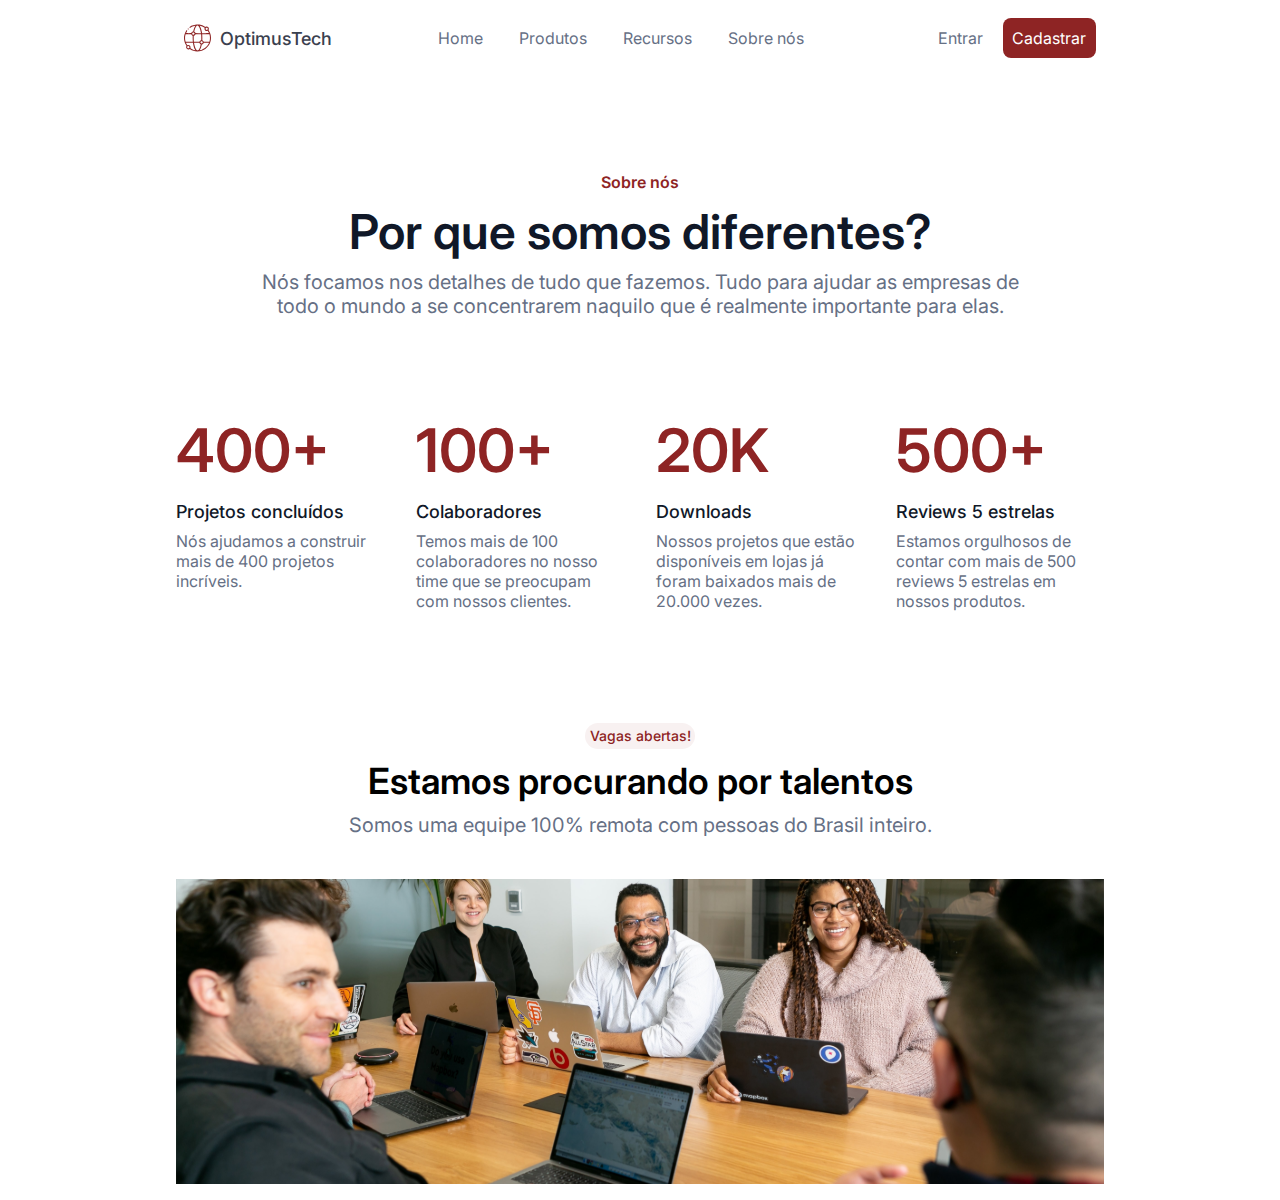
<file: quartoDia/Index.html>
<!DOCTYPE html>
<html lang="pt-br">
<head>
    <meta charset="UTF-8">
    <meta name="viewport" content="width=device-width, initial-scale=1.0">
    <title>Document</title>
    <link rel="stylesheet" href="Style.css">
    <link rel="preconnect" href="https://fonts.googleapis.com">
    <link rel="preconnect" href="https://fonts.gstatic.com" crossorigin>
    <link href="https://fonts.googleapis.com/css2?family=Inter:wght@100..900&display=swap" rel="stylesheet">
</head>
<body>
    <header class="cabecalho">
        <div class="logo">
            <img src="Assets/Logo.svg" alt="Logo da marca OptimusTech, representado através de um globo">
            <span class="logo-nome">OptimusTech</span>
        
            <nav class="menu">
            <a class="menu-botoes" href="">Home</a>
            <a class="menu-botoes" href="">Produtos</a>  
            <a class="menu-botoes" href="">Recursos</a>
            <a class="menu-botoes" href="">Sobre nós</a>
            </nav>
        </div>
        <nav class="menu">
            <a class="menu-botoes" href="">Entrar</a>
            <a class="menu-botoes-cadastrar" href="">Cadastrar</a>

        </nav>

    </header>
    <section class="informativo">
        <h1 class="about">Sobre nós</h1>
        <h2 class="subtitulo">Por que somos diferentes?</h2>
        <p class="paragrafo">Nós focamos nos detalhes de tudo que fazemos. Tudo para ajudar as empresas de todo o mundo a se concentrarem naquilo que é realmente importante para elas.</p>
    </section> 
    <section class="descritivo">
        <div class="item">
            <h3 class="qnt">400+</h3>
            <h4 class="subtiitulo-descritivo">Projetos concluídos</h4>
            <p class="paragrafo-descritivo">Nós ajudamos a construir mais de 400 projetos incríveis.</p>
        </div>
        <div class="item">
            <h3 class="qnt">100+</h3>
            <h4 class="subtiitulo-descritivo">Colaboradores</h4>
            <p class="paragrafo-descritivo">Temos mais de 100 colaboradores no nosso time que se preocupam com nossos clientes.</p>
        </div>
        <div class="item">
            <h3 class="qnt">20K</h3>
            <h4 class="subtiitulo-descritivo">Downloads</h4>
            <p class="paragrafo-descritivo">Nossos projetos que estão disponíveis em lojas já foram baixados mais de 20.000 vezes.</p>
        </div>
        <div class="item">
            <h3 class="qnt">500+</h3>
            <h4 class="subtiitulo-descritivo">Reviews 5 estrelas</h4>
            <p class="paragrafo-descritivo">Estamos orgulhosos de contar com mais de 500 reviews 5 estrelas em nossos produtos.</p>
        </div>
        
    </section>  

    <section class="secao-vagas">
        <h1 class="informativo-vagas">Vagas abertas!</h1>
        <h2 class="secao-subtitulo">Estamos procurando por talentos</h2>
        <h3 class="descricao">Somos uma equipe 100% remota com pessoas do Brasil inteiro.</h3>
        <img class="img-vagas" src="./Assets/Image.svg" alt="Pessoas reunidas ao redor de uma mesa, em um ambiente de trabalho">
    </section>
 
</body>
</html>
</file>
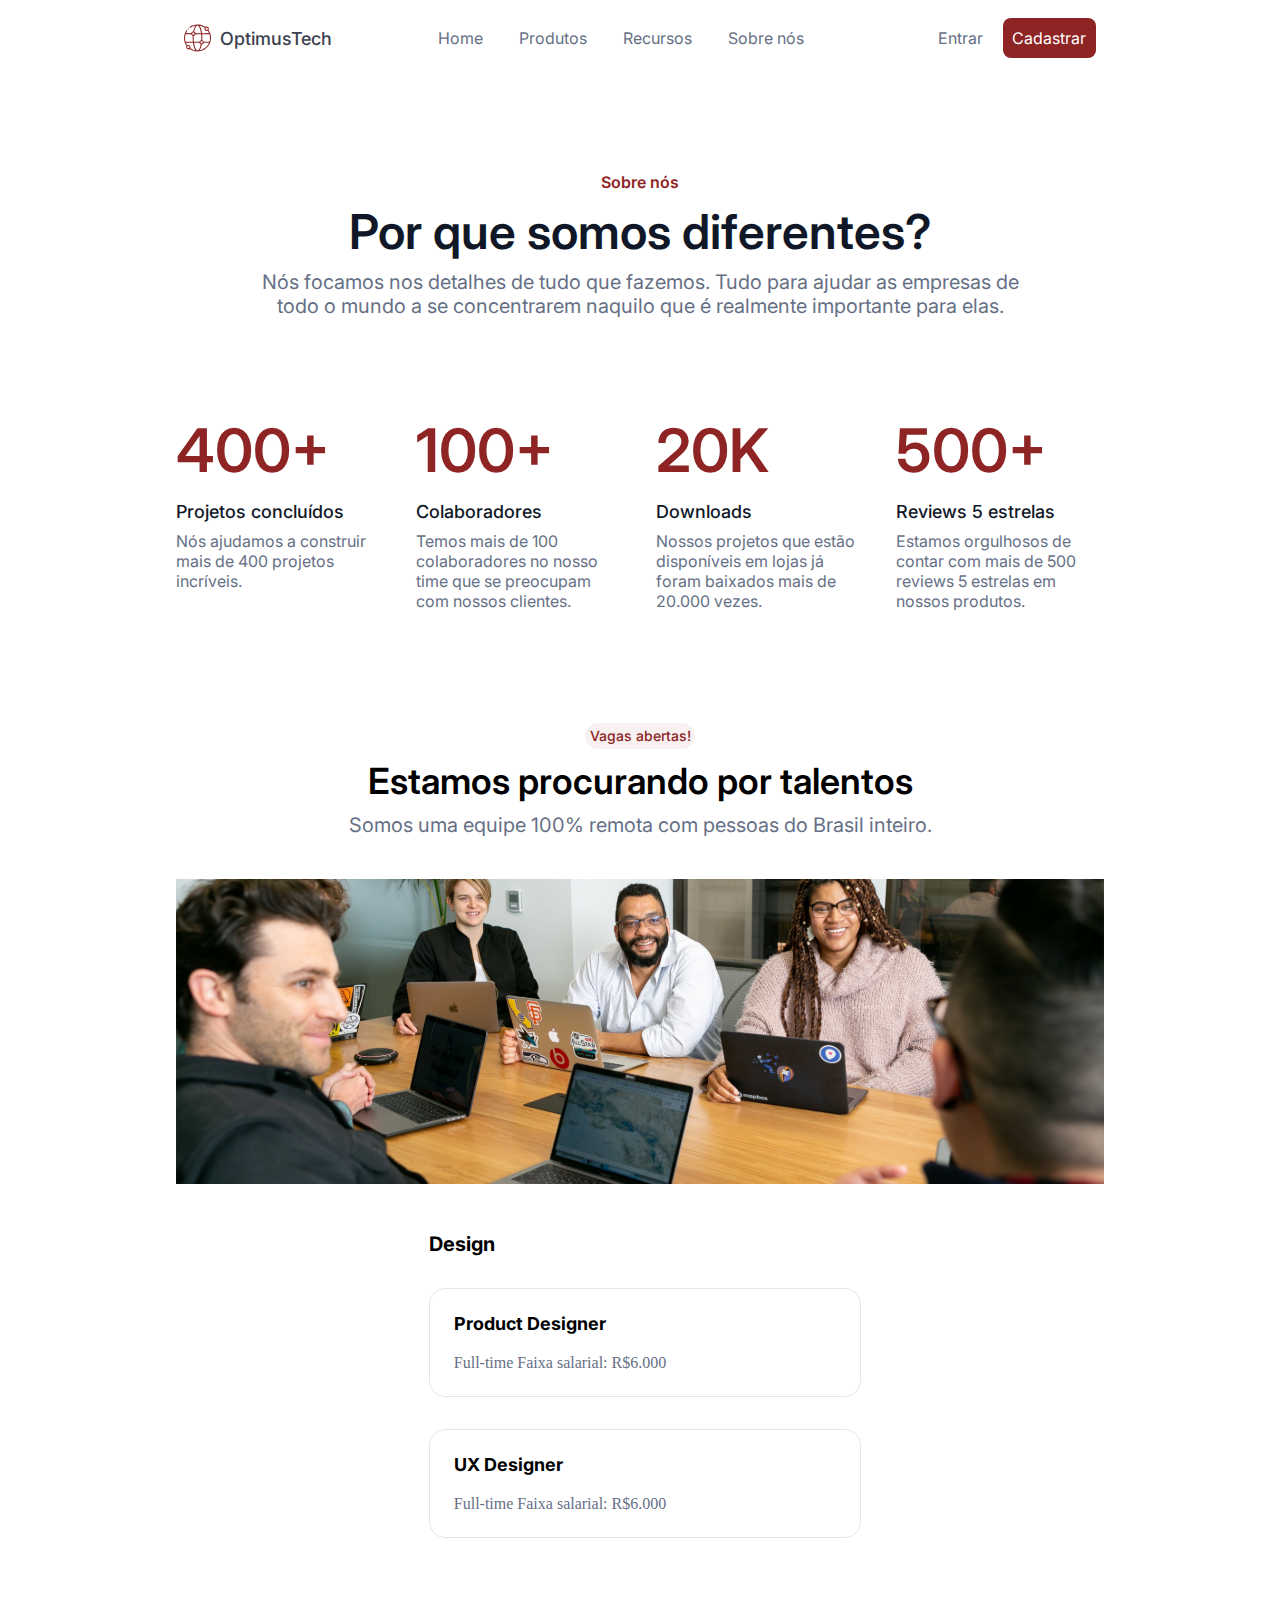
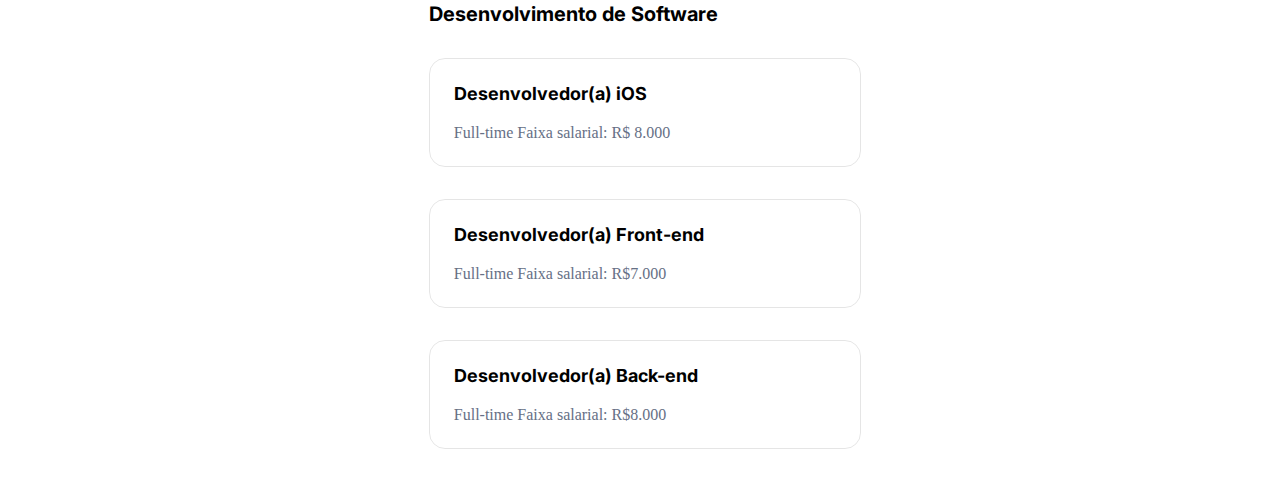
<file: quintoDia/Index.html>
<!DOCTYPE html>
<html lang="pt-br">
<head>
    <meta charset="UTF-8">
    <meta name="viewport" content="width=device-width, initial-scale=1.0">
    <title>Document</title>
    <link rel="stylesheet" href="Style.css">
    <link rel="preconnect" href="https://fonts.googleapis.com">
    <link rel="preconnect" href="https://fonts.gstatic.com" crossorigin>
    <link href="https://fonts.googleapis.com/css2?family=Inter:wght@100..900&display=swap" rel="stylesheet">
</head>
<body>
    <header class="cabecalho">
        <div class="logo">
            <img src="Assets/Logo.svg" alt="Logo da marca OptimusTech, representado através de um globo">
            <span class="logo-nome">OptimusTech</span>
        
            <nav class="menu">
            <a class="menu-botoes" href="">Home</a>
            <a class="menu-botoes" href="">Produtos</a>  
            <a class="menu-botoes" href="">Recursos</a>
            <a class="menu-botoes" href="">Sobre nós</a>
            </nav>
        </div>
        <nav class="menu">
            <a class="menu-botoes" href="">Entrar</a>
            <a class="menu-botoes-cadastrar" href="">Cadastrar</a>

        </nav>

    </header>
    <section class="informativo">
        <h1 class="about">Sobre nós</h1>
        <h2 class="subtitulo">Por que somos diferentes?</h2>
        <p class="paragrafo">Nós focamos nos detalhes de tudo que fazemos. Tudo para ajudar as empresas de todo o mundo a se concentrarem naquilo que é realmente importante para elas.</p>
    </section> 
    <section class="descritivo">
        <div class="item">
            <h3 class="qnt">400+</h3>
            <h4 class="subtiitulo-descritivo">Projetos concluídos</h4>
            <p class="paragrafo-descritivo">Nós ajudamos a construir mais de 400 projetos incríveis.</p>
        </div>
        <div class="item">
            <h3 class="qnt">100+</h3>
            <h4 class="subtiitulo-descritivo">Colaboradores</h4>
            <p class="paragrafo-descritivo">Temos mais de 100 colaboradores no nosso time que se preocupam com nossos clientes.</p>
        </div>
        <div class="item">
            <h3 class="qnt">20K</h3>
            <h4 class="subtiitulo-descritivo">Downloads</h4>
            <p class="paragrafo-descritivo">Nossos projetos que estão disponíveis em lojas já foram baixados mais de 20.000 vezes.</p>
        </div>
        <div class="item">
            <h3 class="qnt">500+</h3>
            <h4 class="subtiitulo-descritivo">Reviews 5 estrelas</h4>
            <p class="paragrafo-descritivo">Estamos orgulhosos de contar com mais de 500 reviews 5 estrelas em nossos produtos.</p>
        </div>
        
    </section>  

    <section class="secao-vagas">
        <h1 class="informativo-vagas">Vagas abertas!</h1>
        <h2 class="secao-subtitulo">Estamos procurando por talentos</h2>
        <h3 class="descricao">Somos uma equipe 100% remota com pessoas do Brasil inteiro.</h3>
        <img class="img-vagas" src="./Assets/Image.svg" alt="Pessoas reunidas ao redor de uma mesa, em um ambiente de trabalho">
    </section>
    <section>
        <div class="vagas">
            <h1 class="area-vaga">Design</h1>
            <div class="bloco-vaga">
                <h2 class="titulo-vaga">Product Designer</h2>
                <span class="informacao-vaga">Full-time</span>
                <span class="informacao-vaga">Faixa salarial: R$6.000</span>
            </div>
            <div class="bloco-vaga">
            <h2 class="titulo-vaga">UX Designer</h2>
                <span class="informacao-vaga">Full-time</span>
                <span class="informacao-vaga">Faixa salarial: R$6.000</span>
            </div>
        </div>

        <div class="vagas">
            <h1 class="area-vaga">Desenvolvimento de Software</h1>
            <div class="bloco-vaga">
                <h2 class="titulo-vaga">Desenvolvedor(a) iOS</h2>
                <span class="informacao-vaga">Full-time</span>
                <span class="informacao-vaga">Faixa salarial: R$ 8.000</span>
            </div>
            <div class="bloco-vaga">
                <h2 class="titulo-vaga">Desenvolvedor(a) Front-end</h2>
                <span class="informacao-vaga">Full-time</span>
                <span class="informacao-vaga">Faixa salarial: R$7.000</span>
            </div>
            <div class="bloco-vaga">
                <h2 class="titulo-vaga">Desenvolvedor(a) Back-end</h2>
                <span class="informacao-vaga">Full-time</span>
                <span class="informacao-vaga">Faixa salarial: R$8.000</span>
            </div>
            
        </div>
    </section>
 
</body>
</html>
</file>
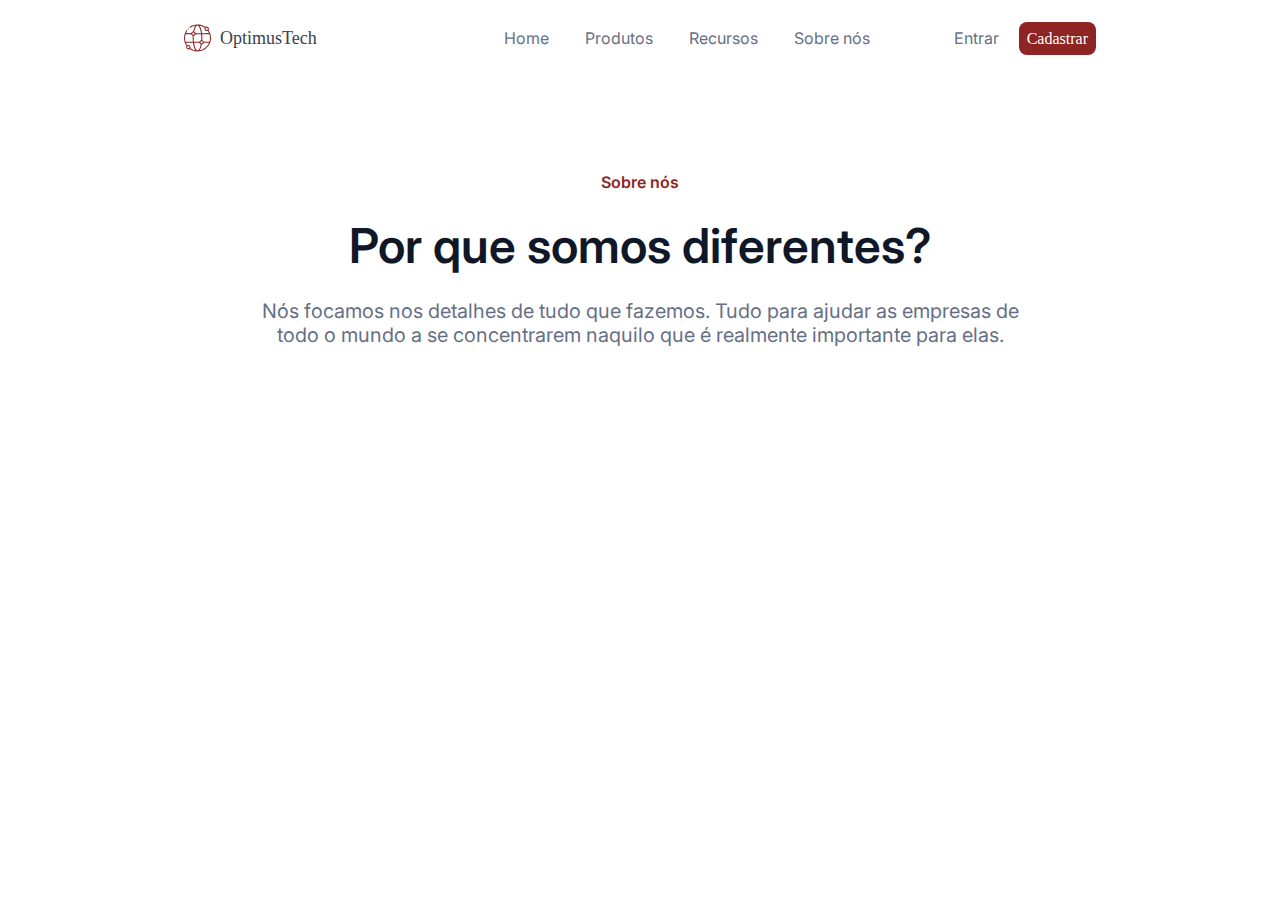
<file: segundoDia/Index.html>
<!DOCTYPE html>
<html lang="pt-br">
<head>
    <meta charset="UTF-8">
    <meta name="viewport" content="width=device-width, initial-scale=1.0">
    <title>Document</title>
    <link rel="stylesheet" href="Style.css">
    <link rel="preconnect" href="https://fonts.googleapis.com">
    <link rel="preconnect" href="https://fonts.gstatic.com" crossorigin>
    <link href="https://fonts.googleapis.com/css2?family=Inter:wght@100..900&display=swap" rel="stylesheet">
</head>
<body>
    <header class="cabecalho">
        <div class="logo">
            <img src="Assets/Logo.svg" alt="Logo da marca OptimusTech, representado através de um globo">
            <span class="logo-nome">OptimusTech</span>
        
            <nav class="menu">
            <a class="menu-botoes" href="">Home</a>
            <a class="menu-botoes" href="">Produtos</a>  
            <a class="menu-botoes" href="">Recursos</a>
            <a class="menu-botoes" href="">Sobre nós</a>
            </nav>
        </div>
        <nav class="menu">
            <a class="menu-botoes" href="">Entrar</a>
            <a class="menu-botoes-cadastrar" href="">Cadastrar</a>

        </nav>

    </header>
    <main class="informativo">
        <h1 class="about">Sobre nós</h1>
        <h2 class="subtitulo">Por que somos diferentes?</h2>
        <p class="paragrafo">Nós focamos nos detalhes de tudo que fazemos. Tudo para ajudar as empresas de todo o mundo a se concentrarem naquilo que é realmente importante para elas.</p>
    </main>   

    
</body>
</html>
</file>
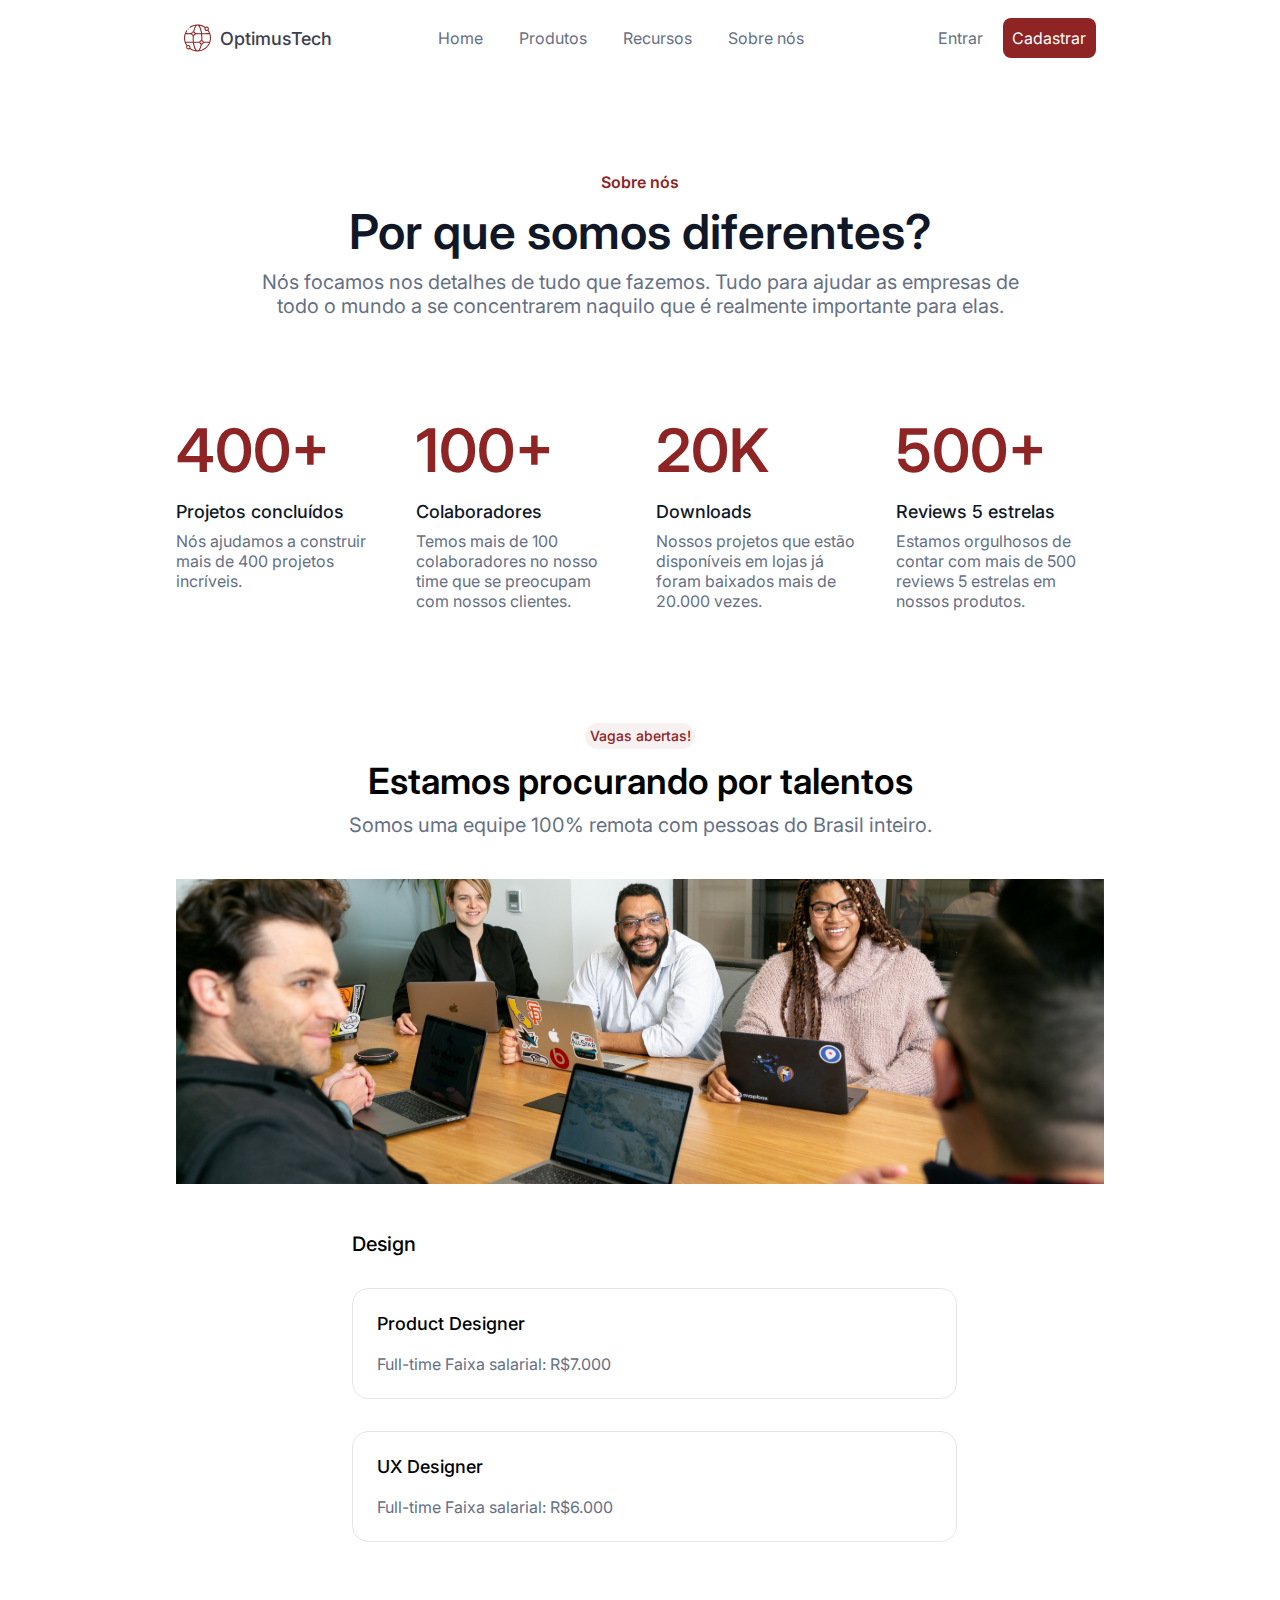
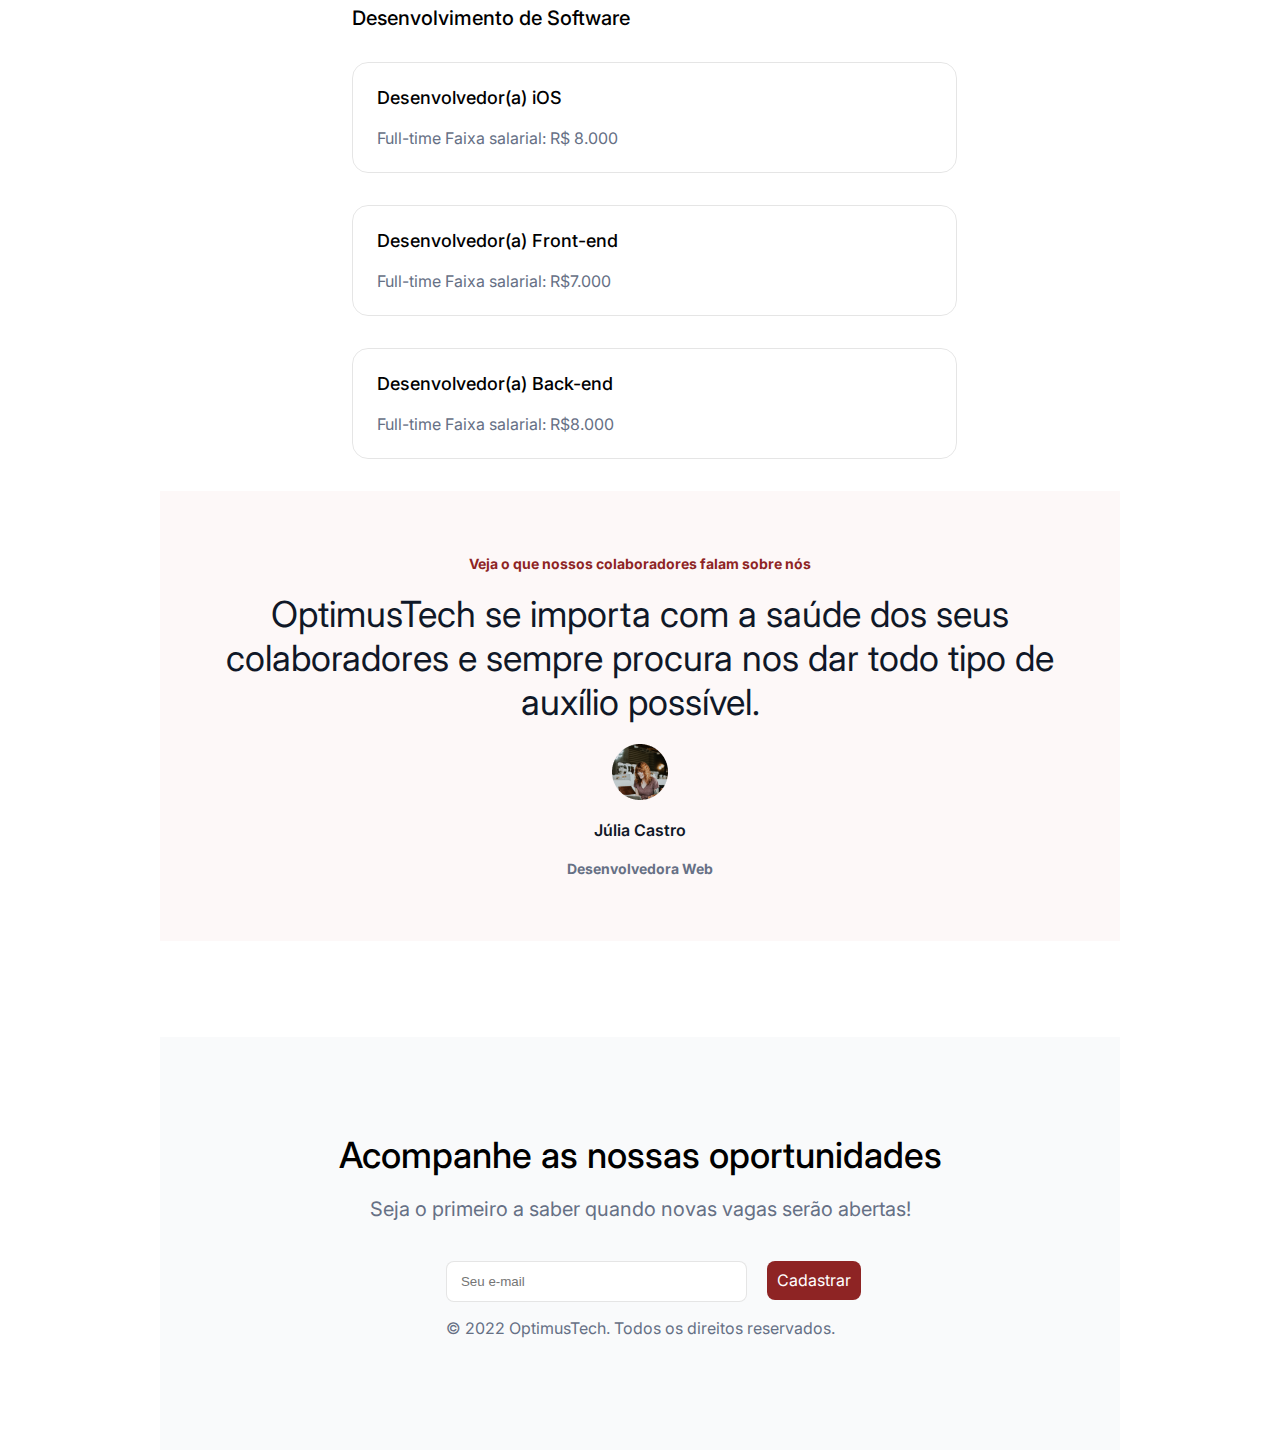
<file: setimoDia/Index.html>
<!DOCTYPE html>
<html lang="pt-br">
<head>
    <meta charset="UTF-8">
    <meta name="viewport" content="width=device-width, initial-scale=1.0">
    <title>Document</title>
    <link rel="stylesheet" href="Style.css">
    <link rel="preconnect" href="https://fonts.googleapis.com">
    <link rel="preconnect" href="https://fonts.gstatic.com" crossorigin>
    <link href="https://fonts.googleapis.com/css2?family=Inter:wght@100..900&display=swap" rel="stylesheet">
</head>
<body>
    <header class="cabecalho">
        <div class="logo">
            <img src="Assets/Logo.svg" alt="Logo da marca OptimusTech, representado através de um globo">
            <span class="logo-nome">OptimusTech</span>
        
            <nav class="menu">
            <a class="menu-botoes" href="">Home</a>
            <a class="menu-botoes" href="">Produtos</a>  
            <a class="menu-botoes" href="">Recursos</a>
            <a class="menu-botoes" href="">Sobre nós</a>
            </nav>
        </div>
        <nav class="menu">
            <a class="menu-botoes" href="">Entrar</a>
            <a class="menu-botoes-cadastrar" href="">Cadastrar</a>

        </nav>

    </header>
    <section class="informativo">
        <h1 class="about">Sobre nós</h1>
        <h2 class="subtitulo">Por que somos diferentes?</h2>
        <p class="paragrafo">Nós focamos nos detalhes de tudo que fazemos. Tudo para ajudar as empresas de todo o mundo a se concentrarem naquilo que é realmente importante para elas.</p>
    </section> 
    <section class="descritivo">
        <div class="item">
            <h3 class="qnt">400+</h3>
            <h4 class="subtiitulo-descritivo">Projetos concluídos</h4>
            <p class="paragrafo-descritivo">Nós ajudamos a construir mais de 400 projetos incríveis.</p>
        </div>
        <div class="item">
            <h3 class="qnt">100+</h3>
            <h4 class="subtiitulo-descritivo">Colaboradores</h4>
            <p class="paragrafo-descritivo">Temos mais de 100 colaboradores no nosso time que se preocupam com nossos clientes.</p>
        </div>
        <div class="item">
            <h3 class="qnt">20K</h3>
            <h4 class="subtiitulo-descritivo">Downloads</h4>
            <p class="paragrafo-descritivo">Nossos projetos que estão disponíveis em lojas já foram baixados mais de 20.000 vezes.</p>
        </div>
        <div class="item">
            <h3 class="qnt">500+</h3>
            <h4 class="subtiitulo-descritivo">Reviews 5 estrelas</h4>
            <p class="paragrafo-descritivo">Estamos orgulhosos de contar com mais de 500 reviews 5 estrelas em nossos produtos.</p>
        </div>
        
    </section>  

    <section class="secao-vagas">
        <h1 class="informativo-vagas">Vagas abertas!</h1>
        <h2 class="secao-subtitulo">Estamos procurando por talentos</h2>
        <h3 class="descricao">Somos uma equipe 100% remota com pessoas do Brasil inteiro.</h3>
        <img class="img-vagas" src="./Assets/Image.svg" alt="Pessoas reunidas ao redor de uma mesa, em um ambiente de trabalho">
    </section>
    <section>
        <div class="vagas">
            <h1 class="area-vaga">Design</h1>
            <div class="bloco-vaga">
                <h2 class="titulo-vaga">Product Designer</h2>
                <span class="informacao-vaga">Full-time</span>
                <span class="informacao-vaga">Faixa salarial: R$7.000</span>
            </div>
            <div class="bloco-vaga">
            <h2 class="titulo-vaga">UX Designer</h2>
                <span class="informacao-vaga">Full-time</span>
                <span class="informacao-vaga">Faixa salarial: R$6.000</span>
            </div>
        </div>

        <div class="vagas">
            <h1 class="area-vaga">Desenvolvimento de Software</h1>
            <div class="bloco-vaga">
                <h2 class="titulo-vaga">Desenvolvedor(a) iOS</h2>
                <span class="informacao-vaga">Full-time</span>
                <span class="informacao-vaga">Faixa salarial: R$ 8.000</span>
            </div>
            <div class="bloco-vaga">
                <h2 class="titulo-vaga">Desenvolvedor(a) Front-end</h2>
                <span class="informacao-vaga">Full-time</span>
                <span class="informacao-vaga">Faixa salarial: R$7.000</span>
            </div>
            <div class="bloco-vaga">
                <h2 class="titulo-vaga">Desenvolvedor(a) Back-end</h2>
                <span class="informacao-vaga">Full-time</span>
                <span class="informacao-vaga">Faixa salarial: R$8.000</span>
            </div>
            
        </div>
    </section>
    <section>
        <div class="depoimentos">
            <h1 class="titulo-depoimentos">Veja o que nossos colaboradores falam sobre nós</h1>
            <h2 class="frase-depoimentos">OptimusTech se importa com a saúde dos seus colaboradores e sempre procura nos dar todo tipo de auxílio possível.</h2>
            <img src="Assets/Avatar.png" alt="Foto de uma mulher, branca, cabelos ruivos, sentada em uma mesa e sorrindo olhando para um notebook">
            <h3 class="nome-depoimento">Júlia Castro</h3>
            <h4 class="cargo-depoimento">Desenvolvedora Web</h>
        </div>
    </section>

</body>
    <section class="rodape">
        <div class="rodape-textos">
            <h1 class="titulo-rodape">Acompanhe as nossas oportunidades</h1>
            <h2 class="paragrafo-rodape">Seja o primeiro a saber quando novas vagas serão abertas!</h2>
            <input class="rodape-pesquisa" type="text" placeholder ="Seu e-mail" class="texto-pesquisa">
            <span><button class="cadastro-rodape">Cadastrar</button></span>
        </div>
        <h3 class="desenvolvimento-rodape">© 2022 OptimusTech. Todos os direitos reservados.</h3>
    </section>
 
</html>
</file>
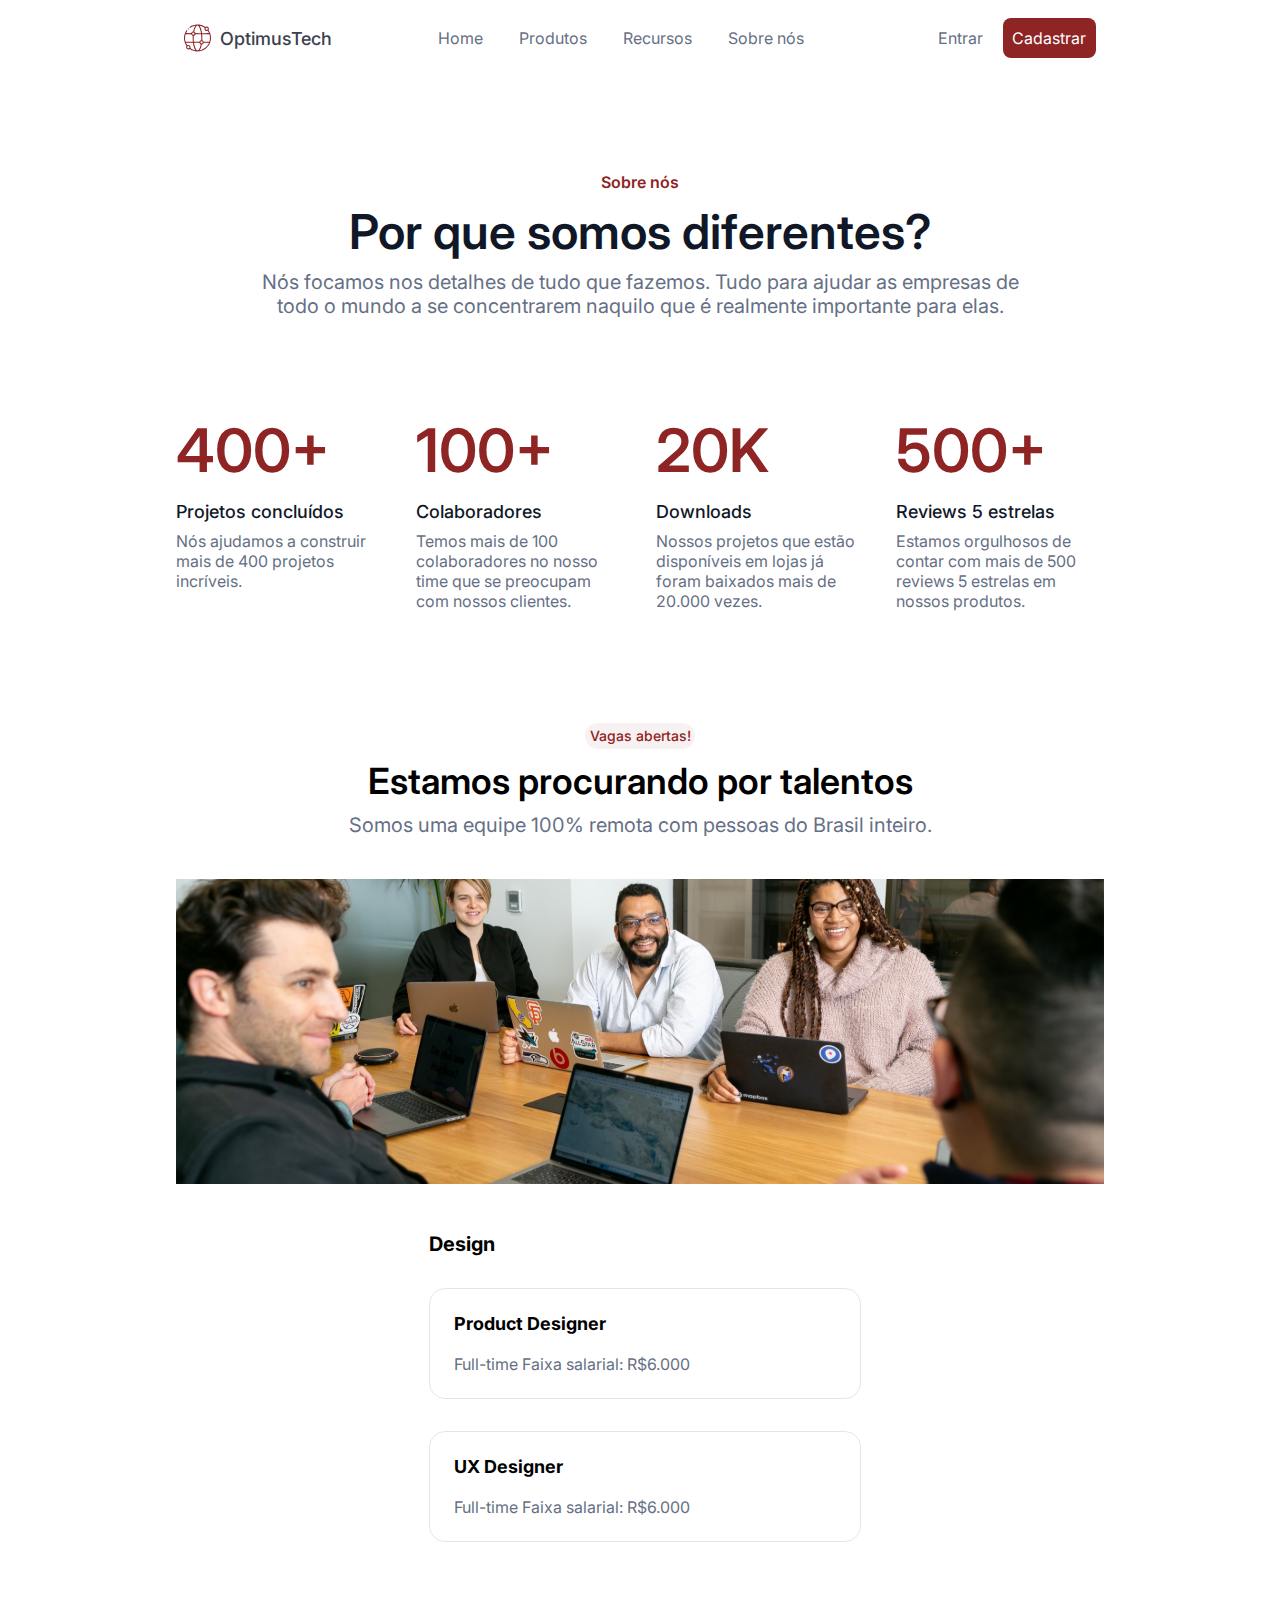
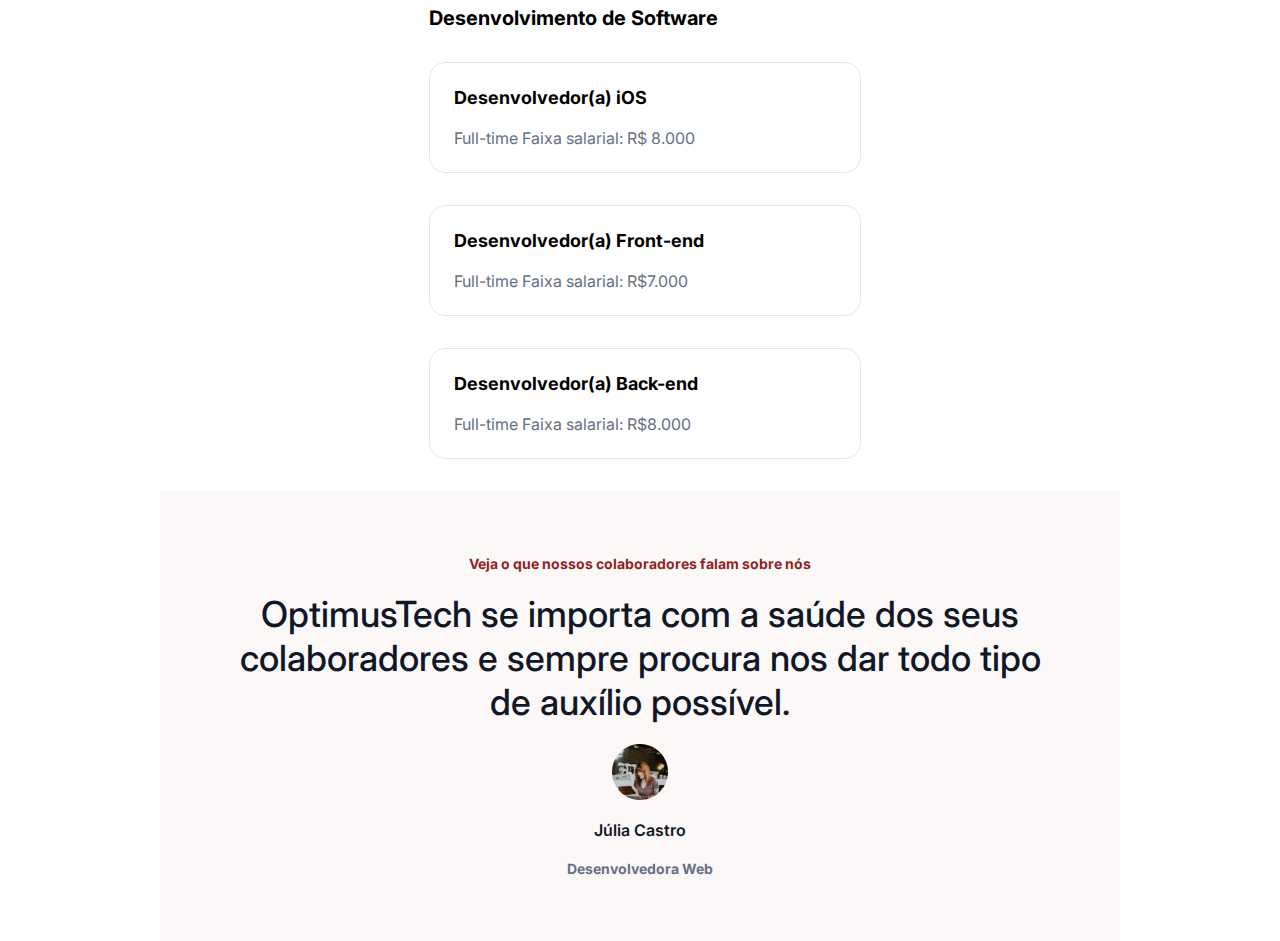
<file: sextoDia/Index.html>
<!DOCTYPE html>
<html lang="pt-br">
<head>
    <meta charset="UTF-8">
    <meta name="viewport" content="width=device-width, initial-scale=1.0">
    <title>Document</title>
    <link rel="stylesheet" href="Style.css">
    <link rel="preconnect" href="https://fonts.googleapis.com">
    <link rel="preconnect" href="https://fonts.gstatic.com" crossorigin>
    <link href="https://fonts.googleapis.com/css2?family=Inter:wght@100..900&display=swap" rel="stylesheet">
</head>
<body>
    <header class="cabecalho">
        <div class="logo">
            <img src="Assets/Logo.svg" alt="Logo da marca OptimusTech, representado através de um globo">
            <span class="logo-nome">OptimusTech</span>
        
            <nav class="menu">
            <a class="menu-botoes" href="">Home</a>
            <a class="menu-botoes" href="">Produtos</a>  
            <a class="menu-botoes" href="">Recursos</a>
            <a class="menu-botoes" href="">Sobre nós</a>
            </nav>
        </div>
        <nav class="menu">
            <a class="menu-botoes" href="">Entrar</a>
            <a class="menu-botoes-cadastrar" href="">Cadastrar</a>

        </nav>

    </header>
    <section class="informativo">
        <h1 class="about">Sobre nós</h1>
        <h2 class="subtitulo">Por que somos diferentes?</h2>
        <p class="paragrafo">Nós focamos nos detalhes de tudo que fazemos. Tudo para ajudar as empresas de todo o mundo a se concentrarem naquilo que é realmente importante para elas.</p>
    </section> 
    <section class="descritivo">
        <div class="item">
            <h3 class="qnt">400+</h3>
            <h4 class="subtiitulo-descritivo">Projetos concluídos</h4>
            <p class="paragrafo-descritivo">Nós ajudamos a construir mais de 400 projetos incríveis.</p>
        </div>
        <div class="item">
            <h3 class="qnt">100+</h3>
            <h4 class="subtiitulo-descritivo">Colaboradores</h4>
            <p class="paragrafo-descritivo">Temos mais de 100 colaboradores no nosso time que se preocupam com nossos clientes.</p>
        </div>
        <div class="item">
            <h3 class="qnt">20K</h3>
            <h4 class="subtiitulo-descritivo">Downloads</h4>
            <p class="paragrafo-descritivo">Nossos projetos que estão disponíveis em lojas já foram baixados mais de 20.000 vezes.</p>
        </div>
        <div class="item">
            <h3 class="qnt">500+</h3>
            <h4 class="subtiitulo-descritivo">Reviews 5 estrelas</h4>
            <p class="paragrafo-descritivo">Estamos orgulhosos de contar com mais de 500 reviews 5 estrelas em nossos produtos.</p>
        </div>
        
    </section>  

    <section class="secao-vagas">
        <h1 class="informativo-vagas">Vagas abertas!</h1>
        <h2 class="secao-subtitulo">Estamos procurando por talentos</h2>
        <h3 class="descricao">Somos uma equipe 100% remota com pessoas do Brasil inteiro.</h3>
        <img class="img-vagas" src="./Assets/Image.svg" alt="Pessoas reunidas ao redor de uma mesa, em um ambiente de trabalho">
    </section>
    <section>
        <div class="vagas">
            <h1 class="area-vaga">Design</h1>
            <div class="bloco-vaga">
                <h2 class="titulo-vaga">Product Designer</h2>
                <span class="informacao-vaga">Full-time</span>
                <span class="informacao-vaga">Faixa salarial: R$6.000</span>
            </div>
            <div class="bloco-vaga">
            <h2 class="titulo-vaga">UX Designer</h2>
                <span class="informacao-vaga">Full-time</span>
                <span class="informacao-vaga">Faixa salarial: R$6.000</span>
            </div>
        </div>

        <div class="vagas">
            <h1 class="area-vaga">Desenvolvimento de Software</h1>
            <div class="bloco-vaga">
                <h2 class="titulo-vaga">Desenvolvedor(a) iOS</h2>
                <span class="informacao-vaga">Full-time</span>
                <span class="informacao-vaga">Faixa salarial: R$ 8.000</span>
            </div>
            <div class="bloco-vaga">
                <h2 class="titulo-vaga">Desenvolvedor(a) Front-end</h2>
                <span class="informacao-vaga">Full-time</span>
                <span class="informacao-vaga">Faixa salarial: R$7.000</span>
            </div>
            <div class="bloco-vaga">
                <h2 class="titulo-vaga">Desenvolvedor(a) Back-end</h2>
                <span class="informacao-vaga">Full-time</span>
                <span class="informacao-vaga">Faixa salarial: R$8.000</span>
            </div>
            
        </div>
    </section>
    <section>
        <div class="depoimentos">
            <h1 class="titulo-depoimentos">Veja o que nossos colaboradores falam sobre nós</h1>
            <h2 class="frase-depoimentos">OptimusTech se importa com a saúde dos seus colaboradores e sempre procura nos dar todo tipo de auxílio possível.</h2>
            <img src="Assets/Avatar.png" alt="Foto de uma mulher, branca, cabelos ruivos, sentada em uma mesa e sorrindo olhando para um notebook">
            <h3 class="nome-depoimento">Júlia Castro</h3>
            <h4 class="cargo-depoimento">Desenvolvedora Web</h4>
        
        
        </div>


    </section>
 
</body>
</html>
</file>
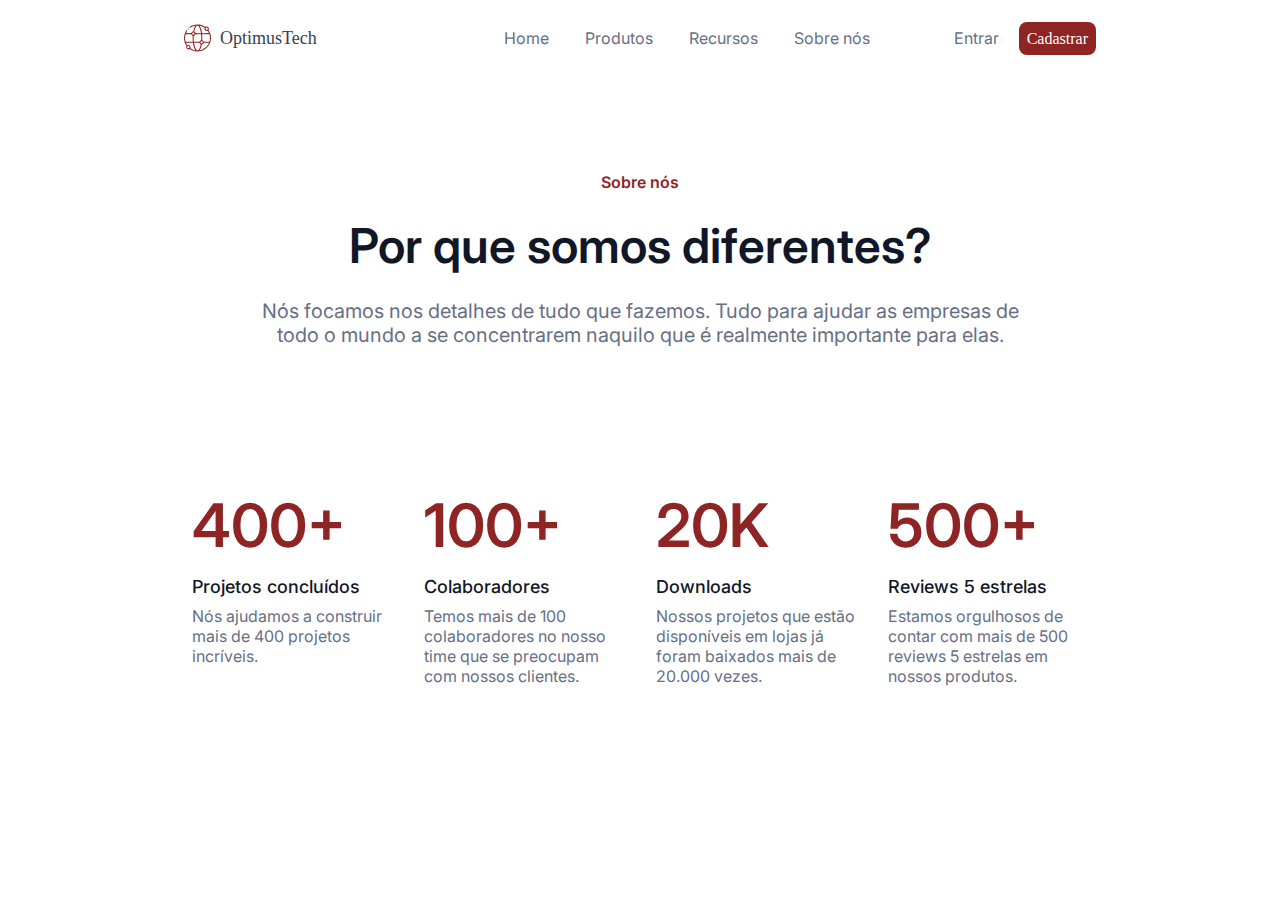
<file: terceiroDia/Index.html>
<!DOCTYPE html>
<html lang="pt-br">
<head>
    <meta charset="UTF-8">
    <meta name="viewport" content="width=device-width, initial-scale=1.0">
    <title>Document</title>
    <link rel="stylesheet" href="Style.css">
    <link rel="preconnect" href="https://fonts.googleapis.com">
    <link rel="preconnect" href="https://fonts.gstatic.com" crossorigin>
    <link href="https://fonts.googleapis.com/css2?family=Inter:wght@100..900&display=swap" rel="stylesheet">
</head>
<body>
    <header class="cabecalho">
        <div class="logo">
            <img src="Assets/Logo.svg" alt="Logo da marca OptimusTech, representado através de um globo">
            <span class="logo-nome">OptimusTech</span>
        
            <nav class="menu">
            <a class="menu-botoes" href="">Home</a>
            <a class="menu-botoes" href="">Produtos</a>  
            <a class="menu-botoes" href="">Recursos</a>
            <a class="menu-botoes" href="">Sobre nós</a>
            </nav>
        </div>
        <nav class="menu">
            <a class="menu-botoes" href="">Entrar</a>
            <a class="menu-botoes-cadastrar" href="">Cadastrar</a>

        </nav>

    </header>
    <section class="informativo">
        <h1 class="about">Sobre nós</h1>
        <h2 class="subtitulo">Por que somos diferentes?</h2>
        <p class="paragrafo">Nós focamos nos detalhes de tudo que fazemos. Tudo para ajudar as empresas de todo o mundo a se concentrarem naquilo que é realmente importante para elas.</p>
    </section> 
    <section class="descritivo">
        <div class="item">
            <h3 class="qnt">400+</h3>
            <h4 class="subtiitulo-descritivo">Projetos concluídos</h4>
            <p class="paragrafo-descritivo">Nós ajudamos a construir mais de 400 projetos incríveis.</p>
        </div>
        <div class="item">
            <h3 class="qnt">100+</h3>
            <h4 class="subtiitulo-descritivo">Colaboradores</h4>
            <p class="paragrafo-descritivo">Temos mais de 100 colaboradores no nosso time que se preocupam com nossos clientes.</p>
        </div>
        <div class="item">
            <h3 class="qnt">20K</h3>
            <h4 class="subtiitulo-descritivo">Downloads</h4>
            <p class="paragrafo-descritivo">Nossos projetos que estão disponíveis em lojas já foram baixados mais de 20.000 vezes.</p>
        </div>
        <div class="item">
            <h3 class="qnt">500+</h3>
            <h4 class="subtiitulo-descritivo">Reviews 5 estrelas</h4>
            <p class="paragrafo-descritivo">Estamos orgulhosos de contar com mais de 500 reviews 5 estrelas em nossos produtos.</p>
        </div>
        
    </section>  

    
</body>
</html>
</file>
<file: quartoDia/Style.css>
@import url(Styles/header.css);
@import url(Styles/main.css);

*{
    margin: 0;
    padding: 0;
    box-sizing: border-box;
}

body{
    background-color: #fff;
    margin-left: 10em;
    margin-right: 10em;
}

:root{
    --cor-textos: #667085;
    --cor-secundaria:#8E2424;
    --fonte: "Inter";
}
</file>
<file: quintoDia/Style.css>
@import url(Styles/header.css);
@import url(Styles/main.css);

*{
    margin: 0;
    padding: 0;
    box-sizing: border-box;
}

body{
    background-color: #fff;
    margin-left: 10em;
    margin-right: 10em;
}

:root{
    --cor-textos: #667085;
    --cor-secundaria:#8E2424;
    --fonte: "Inter";
}
</file>
<file: segundoDia/Style.css>
@import url(Styles/header.css);
@import url(Styles/main.css);

*{
    margin: 0;
    padding: 0;
    box-sizing: border-box;
}

body{
    background-color: #fff;
    margin-left: 10em;
    margin-right: 10em;
}

:root{
    --cor-textos: #667085;
    --cor-secundaria:#8E2424;
    --fonte: "Inter";
}
</file>
<file: setimoDia/Style.css>
@import url(Styles/header.css);
@import url(Styles/main.css);

*{
    margin: 0;
    padding: 0;
    box-sizing: border-box;
}

body{
    font-family: var(--fonte);
    background-color: #fff;
    margin-left: 10em;
    margin-right: 10em;
}


:root{
    --cor-textos: #667085;
    --cor-secundaria:#8E2424;
    --fonte: "Inter";
}
</file>
<file: sextoDia/Style.css>
@import url(Styles/header.css);
@import url(Styles/main.css);

*{
    margin: 0;
    padding: 0;
    box-sizing: border-box;
}

body{
    font-family: var(--fonte);
    background-color: #fff;
    margin-left: 10em;
    margin-right: 10em;
}

:root{
    --cor-textos: #667085;
    --cor-secundaria:#8E2424;
    --fonte: "Inter";
}
</file>
<file: terceiroDia/Style.css>
@import url(Styles/header.css);
@import url(Styles/main.css);

*{
    margin: 0;
    padding: 0;
    box-sizing: border-box;
}

body{
    background-color: #fff;
    margin-left: 10em;
    margin-right: 10em;
}

:root{
    --cor-textos: #667085;
    --cor-secundaria:#8E2424;
    --fonte: "Inter";
}
</file>
